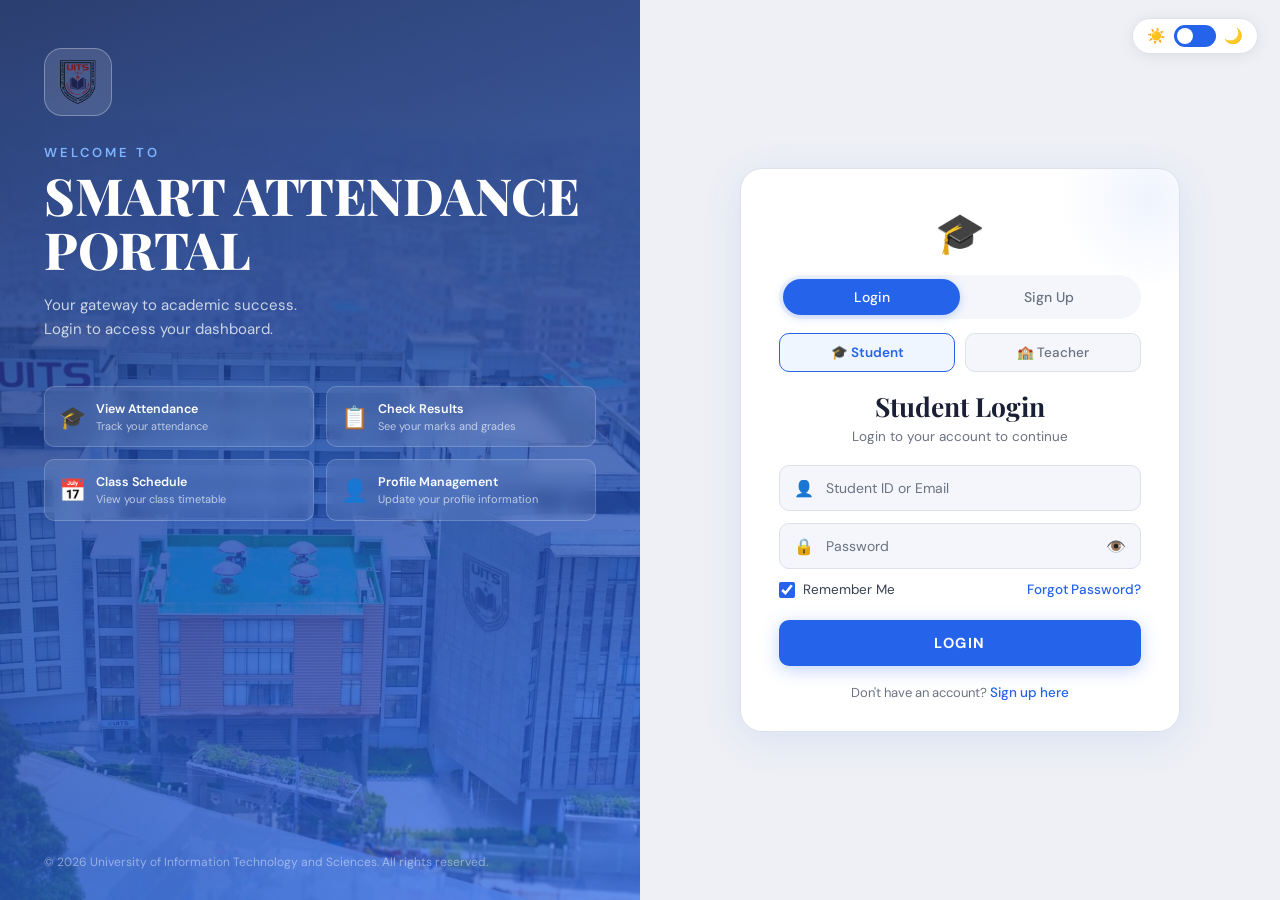
<file: index.html>
<!DOCTYPE html>
<html lang="en" data-theme="light">
<head>
  <meta charset="UTF-8" />
  <meta name="viewport" content="width=device-width, initial-scale=1.0"/>
  <title>Smart Attendance Portal </Portal> – Login</title>

  <!-- Tab favicon linking to UITS Wikipedia -->
  <link rel="icon" type="image/png" href="/University_of_Information_Technology_and_Sciences_Seal.png" />

  <link rel="stylesheet" href="style.css" />
  <link href="https://fonts.googleapis.com/css2?family=Playfair+Display:wght@700;800&family=DM+Sans:wght@300;400;500;600&display=swap" rel="stylesheet"/>
</head>
<body>

  <!-- Dark/Light Toggle -->
  <div class="theme-toggle-wrap">
    <span class="icon-sun">☀️</span>
    <label class="toggle-switch">
      <input type="checkbox" id="themeToggle" />
      <span class="slider"></span>
    </label>
    <span class="icon-moon">🌙</span>
  </div>

  <div class="portal-layout">

    <!-- LEFT PANEL -->
    <div class="left-panel">
      <div class="left-inner">
        <div class="logo-wrap">
          <div class="logo-shield">
            <a href="https://en.wikipedia.org/wiki/University_of_Information_Technology_and_Sciences" target="_blank" rel="noopener noreferrer">
              <img class="uits-logo" src="/University_of_Information_Technology_and_Sciences_Seal.png" alt="UITS Logo" />
            </a>
          </div>
        </div>
        <p class="welcome-label">WELCOME TO</p>
        <h1 class="portal-title">SMART ATTENDANCE<br/>PORTAL</h1>
        <p class="portal-sub">Your gateway to academic success.<br/>Login to access your dashboard.</p>

        <div class="feature-cards">
          <div class="feat-card">
            <div class="feat-icon">🎓</div>
            <div class="feat-text">
              <strong>View Attendance</strong>
              <span>Track your attendance</span>
            </div>
          </div>
          <div class="feat-card">
            <div class="feat-icon">📋</div>
            <div class="feat-text">
              <strong>Check Results</strong>
              <span>See your marks and grades</span>
            </div>
          </div>
          <div class="feat-card">
            <div class="feat-icon">📅</div>
            <div class="feat-text">
              <strong>Class Schedule</strong>
              <span>View your class timetable</span>
            </div>
          </div>
          <div class="feat-card">
            <div class="feat-icon">👤</div>
            <div class="feat-text">
              <strong>Profile Management</strong>
              <span>Update your profile information</span>
            </div>
          </div>
        </div>
      </div>
      <p class="footer-copy">© 2026 University of Information Technology and Sciences. All rights reserved.</p>
    </div>

    <!-- RIGHT PANEL -->
    <div class="right-panel">
      <div class="form-card">

        <!-- Icon -->
        <div class="form-icon">🎓</div>

        <!-- Tab: Login / Sign Up -->
        <div class="tab-row">
          <button class="tab-btn active" id="tabLogin" onclick="switchTab('login')">Login</button>
          <button class="tab-btn" id="tabSignup" onclick="switchTab('signup')">Sign Up</button>
        </div>

        <!-- Role Selector -->
        <div class="role-row">
          <button class="role-btn active" id="roleStudent" onclick="switchRole('student')">
            🎓 Student
          </button>
          <button class="role-btn" id="roleTeacher" onclick="switchRole('teacher')">
            🏫 Teacher
          </button>
        </div>

        <!-- Dynamic Heading -->
        <h2 class="form-title" id="formTitle">Student Login</h2>
        <p class="form-sub" id="formSub">Login to your account to continue</p>

        <!-- LOGIN FORM -->
        <div id="loginForm">
          <div class="input-group">
            <span class="input-icon">👤</span>
            <input type="text" id="loginId" placeholder="Student ID or Email" />
          </div>
          <div class="input-group">
            <span class="input-icon">🔒</span>
            <input type="password" id="loginPass" placeholder="Password" />
            <button class="eye-btn" onclick="togglePw('loginPass', this)">👁️</button>
          </div>
          <div class="row-space">
            <label class="check-label">
              <input type="checkbox" checked /> Remember Me
            </label>
            <a href="#" class="link-blue" onclick="openForgotPassword(); return false;">Forgot Password?</a>
          </div>
          <button class="btn-primary" onclick="handleLogin()">LOGIN</button>

          <!-- Teacher admin notice (hidden by default) -->
          <div id="adminNotice" style="display:none; margin-top:12px; background:var(--blue-light); border:1px solid var(--blue); border-radius:10px; padding:10px 14px; font-size:12.5px; color:var(--blue); text-align:center;">
            🏫 Teacher accounts are managed by the administrator.
            <a href="#" class="link-blue" style="font-size:12.5px;" onclick="openAdminInfo(); return false;">Learn more</a>
          </div>

          <p class="bottom-text">Don't have an account? <a href="#" class="link-blue" onclick="switchTab('signup'); return false;">Sign up here</a></p>
        </div>

        <!-- SIGNUP FORM -->
        <div id="signupForm" style="display:none;">
          <div class="input-row">
            <div class="input-group">
              <span class="input-icon">👤</span>
              <input type="text" placeholder="First Name" />
            </div>
            <div class="input-group">
              <span class="input-icon">👤</span>
              <input type="text" placeholder="Last Name" />
            </div>
          </div>
          <div class="input-group">
            <span class="input-icon">✉️</span>
            <input type="email" placeholder="Email Address" />
          </div>
          <div class="input-group" id="signupIdWrap">
            <span class="input-icon">🪪</span>
            <input type="text" id="signupId" placeholder="Student ID" />
          </div>
          <div class="input-group">
            <span class="input-icon">🏛️</span>
            <input type="text" placeholder="Department" />
          </div>
          <div class="input-group">
            <span class="input-icon">🔒</span>
            <input type="password" id="signupPass" placeholder="Password" />
            <button class="eye-btn" onclick="togglePw('signupPass', this)">👁️</button>
          </div>
          <div class="input-group">
            <span class="input-icon">🔒</span>
            <input type="password" id="signupPass2" placeholder="Confirm Password" />
            <button class="eye-btn" onclick="togglePw('signupPass2', this)">👁️</button>
          </div>
          <button class="btn-primary" onclick="handleSignup()">CREATE ACCOUNT</button>
          <p class="bottom-text">Already have an account? <a href="#" class="link-blue" onclick="switchTab('login'); return false;">Login here</a></p>
        </div>

        <!-- Toast -->
        <div id="toast" class="toast"></div>

      </div>
    </div>
  </div>

  <!-- ===== FORGOT PASSWORD MODAL ===== -->
  <div id="forgotModal" style="display:none; position:fixed; inset:0; background:rgba(0,0,0,0.45); z-index:999; align-items:center; justify-content:center; padding:20px;">
    <div style="background:var(--bg-card); border:1px solid var(--border); border-radius:18px; padding:32px 28px; width:100%; max-width:380px; box-shadow:var(--shadow); position:relative;">
      <div style="font-size:36px; text-align:center; margin-bottom:8px;">🔑</div>
      <h3 style="font-family:'Playfair Display',serif; font-size:1.3rem; font-weight:700; text-align:center; color:var(--text-primary); margin-bottom:6px;">Forgot Password?</h3>
      <p style="font-size:13px; color:var(--text-secondary); text-align:center; margin-bottom:20px;">Enter your email and we'll send you a reset link.</p>
      <div class="input-group">
        <span class="input-icon">✉️</span>
        <input type="email" id="forgotEmail" placeholder="Your email address" />
      </div>
      <button class="btn-primary" style="margin-top:8px;" onclick="submitForgotPassword()">SEND RESET LINK</button>
      <p style="font-size:13px; color:var(--text-secondary); text-align:center; margin-top:14px;">
        <a href="#" class="link-blue" onclick="hideModal('forgotModal'); return false;">← Back to Login</a>
      </p>
    </div>
  </div>

  <!-- ===== TEACHER ADMIN MODAL ===== -->
  <div id="adminModal" style="display:none; position:fixed; inset:0; background:rgba(0,0,0,0.45); z-index:999; align-items:center; justify-content:center; padding:20px;">
    <div style="background:var(--bg-card); border:1px solid var(--border); border-radius:18px; padding:32px 28px; width:100%; max-width:400px; box-shadow:var(--shadow); position:relative;">
      <div style="font-size:36px; text-align:center; margin-bottom:8px;">🏫</div>
      <h3 style="font-family:'Playfair Display',serif; font-size:1.3rem; font-weight:700; text-align:center; color:var(--text-primary); margin-bottom:6px;">Teacher Account Access</h3>
      <p style="font-size:13.5px; color:var(--text-secondary); text-align:center; margin-bottom:20px; line-height:1.6;">Teacher and administrative accounts are created and managed by the <strong style="color:var(--text-primary);">UITS System Administrator</strong>.</p>
      <div style="background:var(--blue-light); border:1px solid var(--blue); border-radius:10px; padding:14px 16px; margin-bottom:20px;">
        <p style="font-size:13px; color:var(--blue); line-height:1.6; margin:0;">
          📧 &nbsp;Contact: <strong>admin@uits.edu.bd</strong><br/>
          📞 &nbsp;Phone: <strong>+880 2-XXXX-XXXX</strong><br/>
          🕐 &nbsp;Office Hours: Sat–Thu, 9AM–5PM
        </p>
      </div>
      <button class="btn-primary" onclick="hideModal('adminModal')">Got it</button>
    </div>
  </div>

  <script src="script.js"></script>
</body>
</html>
</file>
<file: style.css>
/* ===== CSS VARIABLES ===== */
:root {
  --bg-body: #eef0f5;
  --bg-card: #ffffff;
  --bg-input: #f4f6fb;
  --text-primary: #1a1f36;
  --text-secondary: #6b7280;
  --text-label: #374151;
  --border: #dde1ea;
  --blue: #2563eb;
  --blue-hover: #1d4ed8;
  --blue-light: #eff6ff;
  --shadow: 0 8px 40px rgba(37,99,235,0.10);
  --shadow-card: 0 2px 16px rgba(0,0,0,0.07);
  --radius: 14px;
  --radius-sm: 10px;
  --transition: 0.25s cubic-bezier(.4,0,.2,1);
}

[data-theme="dark"] {
  --bg-body: #0f1117;
  --bg-card: #1a1f2e;
  --bg-input: #232840;
  --text-primary: #f1f5f9;
  --text-secondary: #94a3b8;
  --text-label: #cbd5e1;
  --border: #2d3348;
  --blue: #3b82f6;
  --blue-hover: #60a5fa;
  --blue-light: #1e2940;
  --shadow: 0 8px 40px rgba(0,0,0,0.4);
  --shadow-card: 0 2px 16px rgba(0,0,0,0.3);
}

/* ===== RESET ===== */
*, *::before, *::after { box-sizing: border-box; margin: 0; padding: 0; }
html { font-size: 16px; }
body {
  font-family: 'DM Sans', sans-serif;
  background: var(--bg-body);
  color: var(--text-primary);
  min-height: 100vh;
  transition: background var(--transition), color var(--transition);
}

/* ===== THEME TOGGLE ===== */
.theme-toggle-wrap {
  position: fixed;
  top: 18px; right: 22px;
  display: flex; align-items: center; gap: 8px;
  background: var(--bg-card);
  border: 1px solid var(--border);
  border-radius: 999px;
  padding: 6px 14px;
  z-index: 100;
  box-shadow: var(--shadow-card);
  transition: background var(--transition), border var(--transition);
}
.icon-sun, .icon-moon { font-size: 15px; }

.toggle-switch { position: relative; width: 42px; height: 22px; }
.toggle-switch input { opacity: 0; width: 0; height: 0; }
.slider {
  position: absolute; inset: 0;
  background: var(--blue);
  border-radius: 999px;
  cursor: pointer;
  transition: background var(--transition);
}
.slider::before {
  content: '';
  position: absolute;
  width: 16px; height: 16px;
  left: 3px; top: 3px;
  background: white;
  border-radius: 50%;
  transition: transform var(--transition);
}
.toggle-switch input:checked + .slider::before { transform: translateX(20px); }

/* ===== LAYOUT ===== */
.portal-layout {
  display: grid;
  grid-template-columns: 1fr 1fr;
  min-height: 100vh;
}

/* ===== LEFT PANEL ===== */
.left-panel {
  position: relative;
  background:
    linear-gradient(160deg, rgba(15,30,80,0.82) 0%, rgba(37,99,235,0.72) 100%),
    url('/uits-scaled.jpg') center/cover no-repeat;
  display: flex;
  flex-direction: column;
  justify-content: space-between;
  padding: 48px 44px 30px;
  overflow: hidden;
}
.left-panel::after {
  content: '';
  position: absolute; inset: 0;
  background: radial-gradient(circle at 30% 60%, rgba(37,99,235,0.18) 0%, transparent 70%);
  pointer-events: none;
}
.left-inner { position: relative; z-index: 1; }

.logo-wrap { margin-bottom: 28px; }
.logo-shield {
  width: 68px; height: 68px;
  background: rgba(255,255,255,0.12);
  border: 1.5px solid rgba(255,255,255,0.3);
  border-radius: 18px;
  display: grid; place-items: center;
  backdrop-filter: blur(6px);
}
.logo-shield a {
  display: grid; place-items: center;
  width: 100%; height: 100%;
  border-radius: 18px;
}
.uits-logo {
  width: 48px;
  height: 48px;
}

.welcome-label {
  font-family: 'DM Sans', sans-serif;
  font-size: 13px; font-weight: 600;
  letter-spacing: 3px;
  color: #7eb4ff;
  margin-bottom: 8px;
}
.portal-title {
  font-family: 'Playfair Display', serif;
  font-size: clamp(2.2rem, 4vw, 3.2rem);
  font-weight: 800;
  color: #ffffff;
  line-height: 1.05;
  margin-bottom: 16px;
  letter-spacing: -0.5px;
}
.portal-sub {
  font-size: 15px; color: rgba(255,255,255,0.75);
  line-height: 1.65; margin-bottom: 44px;
}

.feature-cards {
  display: grid;
  grid-template-columns: 1fr 1fr;
  gap: 12px;
}
.feat-card {
  background: rgba(255,255,255,0.10);
  border: 1px solid rgba(255,255,255,0.18);
  border-radius: var(--radius-sm);
  backdrop-filter: blur(8px);
  padding: 14px 14px 12px;
  display: flex; align-items: flex-start; gap: 10px;
  transition: background var(--transition), transform var(--transition);
}
.feat-card:hover {
  background: rgba(255,255,255,0.16);
  transform: translateY(-2px);
}
.feat-icon { font-size: 22px; flex-shrink: 0; margin-top: 2px; }
.feat-text { display: flex; flex-direction: column; gap: 2px; }
.feat-text strong { font-size: 12.5px; color: #fff; font-weight: 600; }
.feat-text span { font-size: 11px; color: rgba(255,255,255,0.65); line-height: 1.4; }

.footer-copy {
  font-size: 12px; color: rgba(255,255,255,0.45);
  position: relative; z-index: 1;
}

/* ===== RIGHT PANEL ===== */
.right-panel {
  display: flex;
  align-items: center;
  justify-content: center;
  padding: 40px 24px;
  background: var(--bg-body);
  transition: background var(--transition);
}
.form-card {
  width: 100%;
  max-width: 440px;
  background: var(--bg-card);
  border-radius: 22px;
  padding: 38px 38px 30px;
  box-shadow: var(--shadow);
  border: 1px solid var(--border);
  transition: background var(--transition), border var(--transition), box-shadow var(--transition);
  position: relative;
  overflow: hidden;
}
.form-card::before {
  content: '';
  position: absolute;
  top: -60px; right: -60px;
  width: 180px; height: 180px;
  background: radial-gradient(circle, rgba(37,99,235,0.07) 0%, transparent 70%);
  pointer-events: none;
}

.form-icon { font-size: 40px; text-align: center; margin-bottom: 4px; }

/* ===== TABS ===== */
.tab-row {
  display: flex;
  background: var(--bg-input);
  border-radius: 999px;
  padding: 4px;
  margin: 16px 0 14px;
  gap: 0;
}
.tab-btn {
  flex: 1;
  border: none;
  background: transparent;
  border-radius: 999px;
  padding: 9px 0;
  font-family: 'DM Sans', sans-serif;
  font-size: 14px; font-weight: 500;
  cursor: pointer;
  color: var(--text-secondary);
  transition: all var(--transition);
}
.tab-btn.active {
  background: var(--blue);
  color: #fff;
  box-shadow: 0 2px 10px rgba(37,99,235,0.25);
}

/* ===== ROLE SELECTOR ===== */
.role-row {
  display: flex;
  gap: 10px;
  margin-bottom: 16px;
}
.role-btn {
  flex: 1;
  border: 1.5px solid var(--border);
  background: var(--bg-input);
  border-radius: var(--radius-sm);
  padding: 10px 8px;
  font-family: 'DM Sans', sans-serif;
  font-size: 13.5px; font-weight: 500;
  cursor: pointer;
  color: var(--text-secondary);
  transition: all var(--transition);
  display: flex; align-items: center; justify-content: center; gap: 6px;
}
.role-btn.active {
  border-color: var(--blue);
  background: var(--blue-light);
  color: var(--blue);
  font-weight: 600;
}
.role-btn:hover:not(.active) {
  border-color: var(--blue);
  color: var(--text-primary);
}

/* ===== FORM HEADING ===== */
.form-title {
  font-family: 'Playfair Display', serif;
  font-size: 1.65rem;
  font-weight: 700;
  color: var(--text-primary);
  text-align: center;
  margin-bottom: 4px;
}
.form-sub {
  font-size: 13.5px;
  color: var(--text-secondary);
  text-align: center;
  margin-bottom: 20px;
}

/* ===== INPUTS ===== */
.input-group {
  position: relative;
  display: flex;
  align-items: center;
  background: var(--bg-input);
  border: 1.5px solid var(--border);
  border-radius: var(--radius-sm);
  margin-bottom: 12px;
  transition: border var(--transition), box-shadow var(--transition);
  overflow: hidden;
}
.input-group:focus-within {
  border-color: var(--blue);
  box-shadow: 0 0 0 3px rgba(37,99,235,0.10);
}
.input-icon {
  padding: 0 12px 0 14px;
  font-size: 16px;
  flex-shrink: 0;
  user-select: none;
}
.input-group input {
  flex: 1;
  border: none; background: transparent;
  padding: 13px 10px 13px 0;
  font-family: 'DM Sans', sans-serif;
  font-size: 14px;
  color: var(--text-primary);
  outline: none;
}
.input-group input::placeholder { color: var(--text-secondary); }

.eye-btn {
  border: none; background: transparent;
  padding: 0 14px; cursor: pointer;
  font-size: 16px; flex-shrink: 0;
  color: var(--text-secondary);
  transition: color var(--transition);
}
.eye-btn:hover { color: var(--blue); }

.input-row {
  display: grid;
  grid-template-columns: 1fr 1fr;
  gap: 10px;
}
.input-row .input-group { margin-bottom: 0; }
.input-row { margin-bottom: 12px; }

/* ===== CHECKBOX ROW ===== */
.row-space {
  display: flex;
  align-items: center;
  justify-content: space-between;
  margin-bottom: 18px;
}
.check-label {
  display: flex; align-items: center; gap: 8px;
  font-size: 13.5px; color: var(--text-label); cursor: pointer;
}
.check-label input[type=checkbox] {
  accent-color: var(--blue);
  width: 16px; height: 16px;
  cursor: pointer;
}

/* ===== LINKS ===== */
.link-blue {
  color: var(--blue);
  font-size: 13.5px;
  font-weight: 500;
  text-decoration: none;
  transition: color var(--transition);
}
.link-blue:hover { color: var(--blue-hover); text-decoration: underline; }

/* ===== BUTTONS ===== */
.btn-primary {
  width: 100%;
  background: var(--blue);
  color: #fff;
  border: none;
  border-radius: var(--radius-sm);
  padding: 14px;
  font-family: 'DM Sans', sans-serif;
  font-size: 14.5px;
  font-weight: 700;
  letter-spacing: 1.5px;
  cursor: pointer;
  margin-top: 4px;
  transition: background var(--transition), transform var(--transition), box-shadow var(--transition);
  box-shadow: 0 4px 18px rgba(37,99,235,0.28);
}
.btn-primary:hover {
  background: var(--blue-hover);
  transform: translateY(-1px);
  box-shadow: 0 6px 24px rgba(37,99,235,0.38);
}
.btn-primary:active { transform: translateY(0); }

/* ===== BOTTOM TEXT ===== */
.bottom-text {
  font-size: 13px;
  color: var(--text-secondary);
  text-align: center;
  margin-top: 18px;
}

/* ===== TOAST ===== */
.toast {
  display: none;
  position: absolute;
  bottom: 16px; left: 50%; transform: translateX(-50%);
  background: #22c55e;
  color: white;
  font-size: 13.5px; font-weight: 500;
  padding: 10px 22px;
  border-radius: 999px;
  box-shadow: 0 4px 16px rgba(34,197,94,0.3);
  white-space: nowrap;
  animation: fadeUp 0.3s ease;
  z-index: 10;
}
.toast.error { background: #ef4444; box-shadow: 0 4px 16px rgba(239,68,68,0.3); }
@keyframes fadeUp {
  from { opacity: 0; transform: translateX(-50%) translateY(10px); }
  to   { opacity: 1; transform: translateX(-50%) translateY(0); }
}

/* ===== RESPONSIVE — TABLET (≤820px) ===== */
@media (max-width: 820px) {
  .portal-layout {
    grid-template-columns: 1fr;
    min-height: 100vh;
  }

  .left-panel {
    min-height: auto;
    padding: 56px 28px 28px;
  }

  .portal-title {
    font-size: clamp(1.8rem, 6vw, 2.6rem);
  }

  .portal-sub {
    margin-bottom: 28px;
  }

  .feature-cards {
    grid-template-columns: 1fr 1fr;
    gap: 10px;
  }

  .right-panel {
    padding: 30px 16px 48px;
    align-items: flex-start;
  }

  .form-card {
    padding: 30px 24px 24px;
    border-radius: 18px;
  }

  .theme-toggle-wrap {
    top: 14px;
    right: 14px;
    padding: 5px 12px;
  }
}

/* ===== RESPONSIVE — MOBILE (≤480px) ===== */
@media (max-width: 480px) {
  .portal-layout {
    grid-template-columns: 1fr;
  }

  .left-panel {
    padding: 56px 20px 24px;
    min-height: auto;
  }

  .welcome-label {
    font-size: 11px;
    letter-spacing: 2px;
  }

  .portal-title {
    font-size: clamp(1.6rem, 7vw, 2rem);
  }

  .portal-sub {
    font-size: 13.5px;
    margin-bottom: 20px;
  }

  .feature-cards {
    grid-template-columns: 1fr 1fr;
    gap: 8px;
  }

  .feat-card {
    padding: 10px 10px 8px;
    gap: 8px;
  }

  .feat-icon { font-size: 18px; }
  .feat-text strong { font-size: 11.5px; }
  .feat-text span { font-size: 10px; }

  .footer-copy {
    font-size: 11px;
    margin-top: 16px;
  }

  .right-panel {
    padding: 24px 14px 40px;
    align-items: flex-start;
  }

  .form-card {
    padding: 24px 18px 20px;
    border-radius: 16px;
    max-width: 100%;
  }

  .form-icon { font-size: 34px; }

  .form-title { font-size: 1.4rem; }

  .input-row {
    grid-template-columns: 1fr;
    gap: 0;
  }
  .input-row .input-group { margin-bottom: 12px; }
  .input-row { margin-bottom: 0; }

  .role-btn { font-size: 12.5px; padding: 9px 6px; gap: 4px; }

  .tab-btn { font-size: 13px; padding: 8px 0; }

  .btn-primary { font-size: 13.5px; padding: 13px; letter-spacing: 1px; }

  .row-space { flex-wrap: wrap; gap: 8px; }

  .theme-toggle-wrap {
    top: 12px;
    right: 12px;
    padding: 4px 10px;
    gap: 6px;
  }

  .icon-sun, .icon-moon { font-size: 13px; }

  .toggle-switch { width: 36px; height: 20px; }
  .slider::before { width: 14px; height: 14px; }
  .toggle-switch input:checked + .slider::before { transform: translateX(16px); }

  .toast { font-size: 12.5px; padding: 8px 16px; white-space: normal; text-align: center; width: 85%; }
}

/* ===== RESPONSIVE — VERY SMALL (≤360px) ===== */
@media (max-width: 360px) {
  .feature-cards { grid-template-columns: 1fr; }
  .portal-title { font-size: 1.5rem; }
  .form-card { padding: 20px 14px 18px; }
  .role-row { gap: 6px; }
}
</file>
